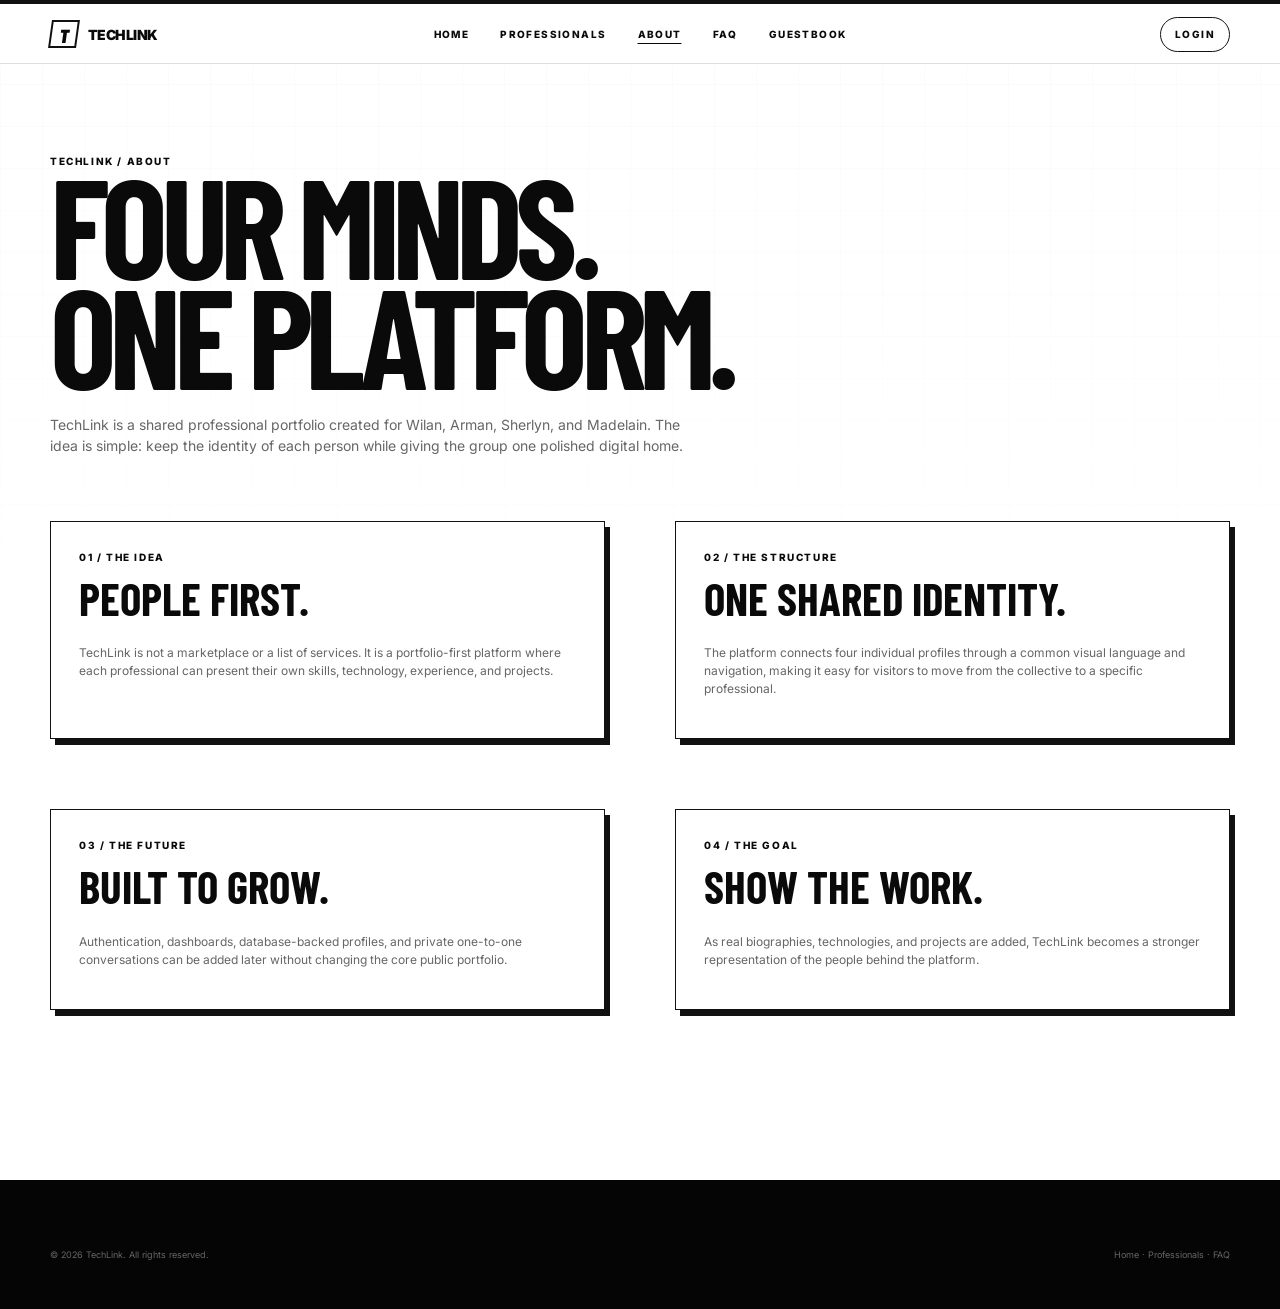
<file: about.html>
<!doctype html><html lang="en"><head><meta charset="utf-8"><meta name="viewport" content="width=device-width,initial-scale=1"><title>About — TechLink</title><link rel="stylesheet" href="styles.css"></head><body><header class="nav-wrap"><nav class="container nav"><a class="brand" href="index.html"><span class="brand-mark">T</span>TECHLINK</a><div class="nav-links"><a href="index.html">Home</a><a href="professionals.html">Professionals</a><a class="active" href="about.html">About</a><a href="faq.html">FAQ</a><a href="guestbook.html">Guestbook</a></div><div class="nav-right"><a class="login-link" href="login.html">Login</a><button class="menu">☰</button></div></nav></header><main><section class="page"><div class="container"><div class="kicker">TechLink / About</div><h1 class="page-title reveal">FOUR MINDS.<br>ONE PLATFORM.</h1><p class="page-intro reveal delay1">TechLink is a shared professional portfolio created for Wilan, Arman, Sherlyn, and Madelain. The idea is simple: keep the identity of each person while giving the group one polished digital home.</p><div class="about-block" style="margin-top:65px"><div class="about-card reveal"><div class="kicker">01 / The idea</div><h2>People first.</h2><p>TechLink is not a marketplace or a list of services. It is a portfolio-first platform where each professional can present their own skills, technology, experience, and projects.</p></div><div class="about-card reveal delay1"><div class="kicker">02 / The structure</div><h2>One shared identity.</h2><p>The platform connects four individual profiles through a common visual language and navigation, making it easy for visitors to move from the collective to a specific professional.</p></div><div class="about-card reveal delay2"><div class="kicker">03 / The future</div><h2>Built to grow.</h2><p>Authentication, dashboards, database-backed profiles, and private one-to-one conversations can be added later without changing the core public portfolio.</p></div><div class="about-card reveal delay3"><div class="kicker">04 / The goal</div><h2>Show the work.</h2><p>As real biographies, technologies, and projects are added, TechLink becomes a stronger representation of the people behind the platform.</p></div></div></div></section></main><footer><div class="container"><div class="footer-bottom"><span>© 2026 TechLink. All rights reserved.</span><span><a href="index.html">Home</a> · <a href="professionals.html">Professionals</a> · <a href="faq.html">FAQ</a></span></div></div></footer><script>document.querySelector('.menu')?.addEventListener('click',()=>document.querySelector('.nav-links').classList.toggle('open'));</script></body></html>
</file>
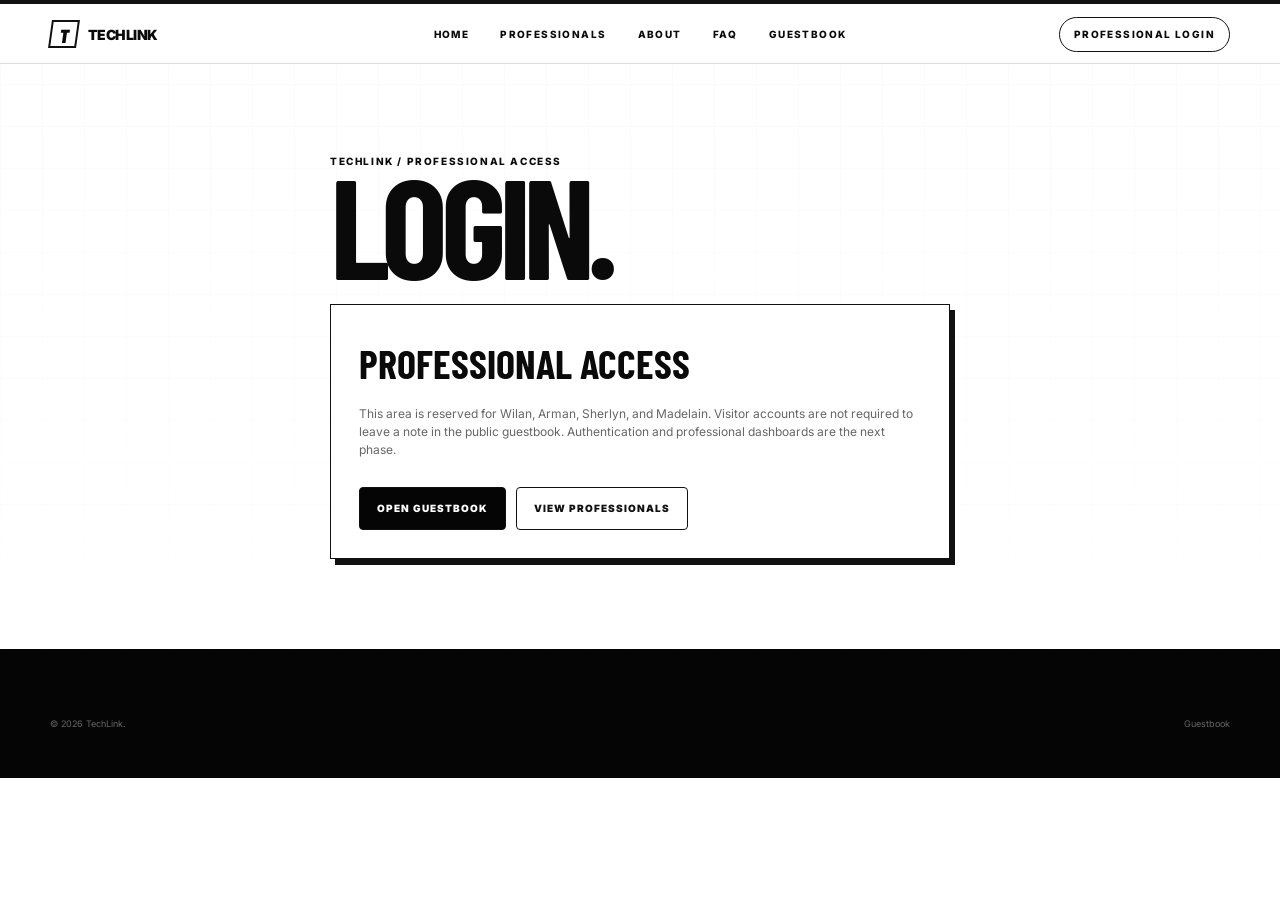
<file: login.html>
<!doctype html>
<html lang="en">
<head><meta charset="utf-8"><meta name="viewport" content="width=device-width,initial-scale=1">
<title>Professional Login — TechLink</title><link rel="stylesheet" href="styles.css"></head>
<body>
<header class="nav-wrap"><nav class="container nav"><a class="brand" href="index.html"><span class="brand-mark">T</span>TECHLINK</a>
<div class="nav-links"><a href="index.html">Home</a><a href="professionals.html">Professionals</a><a href="about.html">About</a><a href="faq.html">FAQ</a><a href="guestbook.html">Guestbook</a></div>
<div class="nav-right"><a class="login-link" href="login.html">Professional Login</a><button class="menu">☰</button></div></nav></header>
<main><section class="page"><div class="container" style="max-width:620px">
<div class="kicker">TechLink / Professional Access</div><h1 class="page-title reveal">LOGIN.</h1>
<div class="about-card reveal delay1"><h2 style="font-size:40px">PROFESSIONAL ACCESS</h2>
<p>This area is reserved for Wilan, Arman, Sherlyn, and Madelain. Visitor accounts are not required to leave a note in the public guestbook. Authentication and professional dashboards are the next phase.</p>
<div class="actions"><a class="btn btn-black" href="guestbook.html">Open guestbook</a><a class="btn btn-white" href="professionals.html">View professionals</a></div>
</div></div></section></main>
<footer><div class="container"><div class="footer-bottom"><span>© 2026 TechLink.</span><span><a href="guestbook.html">Guestbook</a></span></div></div></footer>
<script>document.querySelector('.menu')?.addEventListener('click',()=>document.querySelector('.nav-links').classList.toggle('open'));</script>
</body></html>
</file>
<file: styles.css>
@import url('https://fonts.googleapis.com/css2?family=Barlow+Condensed:wght@500;600;700;800;900&family=Inter:wght@400;500;600;700;800&display=swap');
:root{--black:#050505;--white:#fff;--ink:#0a0a0a;--muted:#666;--line:#d8d8d8;--soft:#f5f5f3;--shadow:6px 7px 0 #0a0a0a;--max:1180px}
*{box-sizing:border-box}html{scroll-behavior:smooth}body{margin:0;background:#fff;color:var(--ink);font-family:Inter,Arial,sans-serif;font-size:14px;line-height:1.5}a{color:inherit;text-decoration:none}button{font:inherit} .container{width:min(calc(100% - 48px),var(--max));margin:auto}
body:before{content:"";position:fixed;inset:0;pointer-events:none;opacity:.28;background-image:linear-gradient(#eee 1px,transparent 1px),linear-gradient(90deg,#eee 1px,transparent 1px);background-size:42px 42px;mask-image:linear-gradient(to bottom,#fff,transparent 80%);z-index:-1}
.nav-wrap{position:sticky;top:0;z-index:50;height:64px;background:rgba(255,255,255,.94);backdrop-filter:blur(12px);border-top:4px solid #111;border-bottom:1px solid #ddd}.nav{height:60px;display:grid;grid-template-columns:1fr auto 1fr;align-items:center}.brand{display:flex;align-items:center;gap:10px;font-weight:900;letter-spacing:-.04em}.brand-mark{width:28px;height:28px;border:2px solid #111;display:grid;place-items:center;font-family:'Barlow Condensed';font-weight:900;font-size:19px;transform:skew(-8deg)}.nav-links{display:flex;gap:31px;align-items:center}.nav-links a,.login-link{font-size:10px;text-transform:uppercase;letter-spacing:.14em;font-weight:800}.nav-links a:hover,.nav-links a.active{text-decoration:underline;text-underline-offset:5px}.nav-right{display:flex;justify-content:flex-end;align-items:center;gap:10px}.login-link{border:1px solid #111;padding:9px 14px;border-radius:999px}.menu{display:none;border:1px solid #111;background:#fff;width:38px;height:38px;border-radius:50%}
.hero{min-height:calc(100vh - 64px);display:flex;align-items:center;padding:70px 0 95px}.hero-grid{display:grid;grid-template-columns:1.15fr .85fr;gap:70px;align-items:center}.eyebrow,.kicker{font-size:10px;letter-spacing:.16em;text-transform:uppercase;font-weight:800}.eyebrow{display:inline-flex;gap:8px;align-items:center;border:1px solid #111;border-radius:999px;padding:7px 11px}.dot{width:6px;height:6px;border-radius:50%;background:#111}.hero h1,.page-title,h2,h3{font-family:'Barlow Condensed',Impact,sans-serif;text-transform:uppercase}.hero h1{font-size:clamp(76px,10vw,145px);line-height:.79;letter-spacing:-.055em;margin:27px 0 24px;max-width:800px}.hero h1 span{color:#fff;text-shadow:3px 3px 0 #111,-1px -1px 0 #111,1px -1px 0 #111,-1px 1px 0 #111,1px 1px 0 #111}.hero-copy{font-size:15px;color:#555;max-width:620px}.actions{display:flex;gap:10px;flex-wrap:wrap;margin-top:28px}.btn{display:inline-flex;align-items:center;justify-content:center;min-height:43px;padding:0 17px;border:1px solid #111;border-radius:4px;font-size:10px;text-transform:uppercase;letter-spacing:.1em;font-weight:900;transition:.2s}.btn-black{background:#050505;color:#fff}.btn-white{background:#fff;color:#111}.btn:hover{transform:translate(-2px,-2px);box-shadow:4px 4px 0 #111}.hero-note{margin-top:38px;padding-top:18px;border-top:1px solid #bbb;display:flex;gap:40px}.hero-note strong{font-family:'Barlow Condensed';font-size:28px}.hero-note span{display:block;color:#777;font-size:10px;text-transform:uppercase;letter-spacing:.08em}.hero-card{border:1px solid #111;border-radius:22px;background:#f4f4f2;box-shadow:var(--shadow);padding:15px;transform:rotate(2deg)}.browser{height:28px;display:flex;gap:5px;align-items:center;padding:0 5px}.browser i{width:7px;height:7px;border:1px solid #111;border-radius:50%}.hero-panel{border:1px solid #111;border-radius:14px;background:#fff;padding:23px}.panel-label{font-size:9px;letter-spacing:.13em;text-transform:uppercase;font-weight:800}.hero-panel h3{font-size:34px;margin:7px 0 22px}.person-row{display:flex;align-items:center;gap:12px;padding:12px 0;border-top:1px solid #ddd}.avatar{width:42px;height:42px;border-radius:50%;background:#111;color:#fff;display:grid;place-items:center;font-family:'Barlow Condensed';font-size:18px;font-weight:800}.avatar-photo{object-fit:cover;display:block;border:1px solid #111;background:#fff}.person-row div:nth-child(2){flex:1}.person-row b{display:block;font-size:12px}.person-row small{color:#777;font-size:9px;text-transform:uppercase;letter-spacing:.08em}.person-row em{font-style:normal;font-size:8px;border:1px solid #111;padding:4px 7px;border-radius:999px;text-transform:uppercase}
section{padding:105px 0}.black-section{background:#050505;color:#fff;position:relative}.black-section:before{content:"";position:absolute;inset:0;opacity:.08;background-image:linear-gradient(#fff 1px,transparent 1px),linear-gradient(90deg,#fff 1px,transparent 1px);background-size:42px 42px}.black-section>*{position:relative}.section-head{display:grid;grid-template-columns:1fr .7fr;gap:60px;align-items:end;margin-bottom:55px}.section-head h2{font-size:clamp(58px,7vw,100px);line-height:.82;letter-spacing:-.04em;margin:10px 0 0}.section-head p{color:#777;max-width:430px;margin:0}.black-section .section-head p{color:#aaa}.intro-grid{display:grid;grid-template-columns:.8fr 1.2fr;gap:90px}.large-title{font-family:'Barlow Condensed';font-size:clamp(48px,6vw,78px);line-height:.9;text-transform:uppercase;letter-spacing:-.04em;margin:12px 0}.copy{color:#555;max-width:680px}.number-line{display:flex;gap:35px;margin-top:30px}.number-line strong{font-family:'Barlow Condensed';font-size:38px}.number-line span{display:block;font-size:9px;text-transform:uppercase;letter-spacing:.1em;color:#777}
.team-grid{display:grid;grid-template-columns:repeat(4,1fr);gap:15px}.team-card{background:#fff;border:1px solid #111;border-radius:15px;overflow:hidden;box-shadow:4px 5px 0 #111;transition:.2s}.team-card:hover{transform:translate(-3px,-4px)}.team-top{height:185px;background:radial-gradient(circle at 18% 18%,rgba(75,139,255,.9) 0,rgba(75,139,255,.2) 32%,transparent 58%),radial-gradient(circle at 88% 8%,rgba(142,76,255,.78) 0,rgba(142,76,255,.15) 34%,transparent 60%),linear-gradient(135deg,#06132c 0%,#0a1e47 50%,#170b36 100%);display:flex;align-items:flex-end;justify-content:center;border-bottom:1px solid #111;position:relative;overflow:hidden}.team-top:before{content:"";position:absolute;inset:-35%;background:linear-gradient(125deg,transparent 25%,rgba(255,255,255,.1) 48%,transparent 67%);transform:rotate(-8deg);pointer-events:none}.team-top:after{content:"";position:absolute;width:190px;height:190px;left:-100px;bottom:-125px;border-radius:50%;background:rgba(0,205,255,.22);filter:blur(16px);pointer-events:none}.team-card:nth-child(2) .team-top{background:radial-gradient(circle at 18% 20%,rgba(42,123,255,.86) 0,rgba(42,123,255,.16) 34%,transparent 60%),radial-gradient(circle at 84% 78%,rgba(42,214,180,.48) 0,rgba(42,214,180,.09) 32%,transparent 58%),linear-gradient(135deg,#061831 0%,#0a3454 52%,#061c2d 100%)}.team-card:nth-child(3) .team-top{background:radial-gradient(circle at 78% 20%,rgba(173,76,255,.82) 0,rgba(173,76,255,.14) 34%,transparent 60%),radial-gradient(circle at 18% 82%,rgba(79,91,255,.55) 0,rgba(79,91,255,.08) 34%,transparent 60%),linear-gradient(135deg,#160a30 0%,#26124d 54%,#0d1637 100%)}.team-card:nth-child(4) .team-top{background:radial-gradient(circle at 22% 22%,rgba(0,211,198,.7) 0,rgba(0,211,198,.11) 34%,transparent 60%),radial-gradient(circle at 82% 78%,rgba(72,120,255,.58) 0,rgba(72,120,255,.08) 34%,transparent 60%),linear-gradient(135deg,#051d29 0%,#0a3543 52%,#081d38 100%)}.team-monogram{width:150px;height:150px;border:2px solid rgba(255,255,255,.9);border-radius:50%;background:rgba(255,255,255,.97);display:grid;place-items:center;font-family:'Barlow Condensed';font-size:58px;font-weight:900;margin-bottom:-42px;box-shadow:0 0 0 5px rgba(0,0,0,.2),0 10px 0 #111;position:relative;z-index:2}.team-photo{width:150px;height:150px;border:3px solid #fff;border-radius:50%;background:#fff;display:block;object-fit:cover;object-position:center 20%;margin-bottom:-42px;box-shadow:0 0 0 5px rgba(0,0,0,.28),0 10px 0 #111;position:relative;z-index:2}.team-body{padding:58px 18px 18px}.team-body h3{font-size:44px;line-height:.9;margin:8px 0}.team-role{font-size:9px;text-transform:uppercase;letter-spacing:.1em;font-weight:800}.team-body p{font-size:11px;color:#666;min-height:55px}.tags{display:flex;flex-wrap:wrap;gap:5px}.tag{font-size:8px;border:1px solid #bbb;padding:5px 7px;border-radius:3px;background:#f8f8f8;color:#111;font-weight:800}.team-actions{margin-top:16px;display:flex;gap:7px}.team-actions .btn{flex:1;padding:0 8px;font-size:8px}
.tech-list{border-top:1px solid #111}.tech-row{display:grid;grid-template-columns:80px 1fr auto;gap:20px;align-items:center;padding:18px 0;border-bottom:1px solid #111}.tech-row b{font-family:'Barlow Condensed';font-size:31px;text-transform:uppercase}.tech-row span{font-size:10px;color:#777}.tech-pills{display:flex;gap:5px;flex-wrap:wrap;justify-content:flex-end}.tech-pills .tag{background:#fff;border-color:#111}
.work-list{display:grid;gap:55px}.work-item{display:grid;grid-template-columns:.75fr 1.25fr;gap:50px;align-items:center;padding-bottom:55px;border-bottom:1px solid #333}.work-item:last-child{border-bottom:0}.work-number{font-size:10px;letter-spacing:.16em}.work-item h3{font-size:clamp(42px,5vw,70px);line-height:.85;margin:12px 0 18px}.work-item p{color:#aaa;max-width:470px;font-size:12px}.work-mock{min-height:280px;border:1px solid #777;border-radius:15px;background:#eee;color:#111;padding:13px;box-shadow:7px 8px 0 #fff}.mock-window{height:100%;min-height:250px;border:1px solid #111;border-radius:9px;background:#fff;padding:18px}.mock-bar{height:9px;width:55%;background:#111;margin-bottom:25px}.mock-lines{display:grid;gap:10px}.mock-lines i{display:block;height:15px;background:#ddd}.mock-lines i:nth-child(1){width:88%;height:40px;background:#111}.mock-lines i:nth-child(2){width:65%}.mock-lines i:nth-child(3){width:78%}.mock-lines i:nth-child(4){width:45%}
.journey{position:relative}.timeline{position:relative;margin-top:55px}.timeline:before{content:"";position:absolute;left:50%;top:0;bottom:0;width:1px;background:#111}.timeline-item{width:50%;padding:0 55px 70px;position:relative}.timeline-item:nth-child(even){margin-left:50%}.timeline-item:after{content:"";position:absolute;top:8px;right:-5px;width:9px;height:9px;background:#fff;border:1px solid #111;border-radius:50%}.timeline-item:nth-child(even):after{left:-5px;right:auto}.year{font-family:'Barlow Condensed';font-size:92px;line-height:.75;color:#fff;text-shadow:2px 2px 0 #111,-1px -1px 0 #111,1px -1px 0 #111,-1px 1px 0 #111,1px 1px 0 #111;margin-bottom:18px}.timeline-card{border:1px solid #111;background:#fff;padding:25px;box-shadow:5px 6px 0 #111}.timeline-card small{font-size:8px;letter-spacing:.15em;text-transform:uppercase;font-weight:900}.timeline-card h3{font-size:28px;margin:8px 0}.timeline-card p{font-size:11px;color:#666}
.cta{padding:80px 0}.cta-grid{display:grid;grid-template-columns:1fr .8fr;gap:80px;align-items:center}.cta h2{font-size:clamp(65px,8vw,115px);line-height:.78;margin:10px 0}.contact-box{border:1px solid #777;border-radius:15px;padding:24px;background:#090909}.contact-box label{display:block;font-size:8px;text-transform:uppercase;letter-spacing:.12em;color:#aaa;margin:0 0 6px}.contact-box input,.contact-box textarea{width:100%;background:#111;border:1px solid #333;color:#fff;border-radius:5px;padding:12px;margin-bottom:14px;outline:none}.contact-box textarea{min-height:110px;resize:vertical}.contact-box .btn{width:100%;background:#fff;color:#111}
footer{background:#050505;color:#fff;padding:48px 0}.footer-grid{display:grid;grid-template-columns:1.5fr 1fr 1fr;gap:50px;padding-bottom:35px;border-bottom:1px solid #333}.footer-brand{font-family:'Barlow Condensed';font-size:38px;text-transform:uppercase}.footer-desc{font-size:11px;color:#999;max-width:360px}.footer-title{font-size:9px;letter-spacing:.15em;text-transform:uppercase;color:#777;margin-bottom:13px}.footer-links{display:grid;gap:7px;font-size:10px;text-transform:uppercase}.footer-links a:hover{color:#aaa}.footer-bottom{display:flex;justify-content:space-between;padding-top:20px;color:#666;font-size:9px}
.page{padding:90px 0}.page-title{font-size:clamp(75px,11vw,145px);line-height:.78;letter-spacing:-.055em;margin:0 0 25px}.page-intro{max-width:650px;color:#666}.profile-grid{display:grid;grid-template-columns:.7fr 1.3fr;gap:55px;align-items:start}.profile-card{border:1px solid #111;border-radius:17px;background:#f2f2f0;box-shadow:var(--shadow);padding:22px;text-align:center}.profile-face{height:390px;border:1px solid #111;border-radius:12px;background:#fff;display:grid;place-items:center;font-family:'Barlow Condensed';font-size:100px;font-weight:900;overflow:hidden}.profile-face img{width:100%;height:100%;display:block;object-fit:cover}.profile-info h1{font-weight:900;font-family:'Barlow Condensed';font-size:88px;line-height:.8;margin:0 0 12px;text-transform:uppercase}.profile-info .role{font-size:10px;letter-spacing:.15em;text-transform:uppercase;font-weight:900}.profile-info p{color:#666;max-width:680px}.detail-panels{display:grid;grid-template-columns:1fr 1fr;gap:15px;margin-top:35px}.detail-panel{border:1px solid #111;padding:22px;background:#fff}.detail-panel h3{font-size:28px;margin:0 0 12px}.detail-panel p{font-size:11px;color:#666}.back-link{display:inline-flex;align-items:center;gap:8px;margin-bottom:42px;font-size:10px;text-transform:uppercase;letter-spacing:.14em;font-weight:900;border-bottom:1px solid #111;padding-bottom:6px}.back-link:hover{opacity:.6}.faq-list{max-width:850px;border-top:1px solid #111}.faq-item{border-bottom:1px solid #111;padding:22px 0}.faq-item summary{cursor:pointer;list-style:none;font-family:'Barlow Condensed';font-size:29px;text-transform:uppercase}.faq-item summary::-webkit-details-marker{display:none}.faq-item p{color:#666;font-size:12px;max-width:700px}.about-block{display:grid;grid-template-columns:1fr 1fr;gap:70px;margin-bottom:80px}.about-card{border:1px solid #111;padding:28px;background:#fff;box-shadow:5px 6px 0 #111}.about-card h2{font-size:45px;margin:0 0 12px}.about-card p{color:#666;font-size:12px}
.reveal{animation:rise .7s ease both}.delay1{animation-delay:.1s}.delay2{animation-delay:.2s}.delay3{animation-delay:.3s}@keyframes rise{from{opacity:0;transform:translateY(18px)}to{opacity:1;transform:none}}
@media(max-width:950px){.nav{grid-template-columns:1fr auto}.nav-links{display:none;position:absolute;top:64px;left:20px;right:20px;background:#fff;border:1px solid #111;padding:14px;flex-direction:column;align-items:flex-start;gap:15px}.nav-links.open{display:flex}.menu{display:block}.hero-grid,.intro-grid,.cta-grid,.profile-grid,.about-block{grid-template-columns:1fr}.hero{padding-top:60px}.hero-card{max-width:620px}.team-grid{grid-template-columns:repeat(2,1fr)}.section-head{grid-template-columns:1fr;gap:15px}.tech-row{grid-template-columns:55px 1fr}.tech-pills{grid-column:2;justify-content:flex-start}.work-item{grid-template-columns:1fr}.timeline-item{width:100%;padding:0 0 55px 40px;margin-left:0!important}.timeline:before{left:10px}.timeline-item:after,.timeline-item:nth-child(even):after{left:6px;right:auto}.year{font-size:75px}.footer-grid{grid-template-columns:1fr 1fr}}
@media(max-width:620px){.container{width:min(calc(100% - 28px),var(--max))}.nav-wrap{height:60px}.nav{height:56px}.nav-right .login-link{display:none}.hero h1{font-size:68px}.hero-note{gap:18px}.hero-note strong{font-size:26px}.team-grid,.detail-panels{grid-template-columns:1fr}.team-top{height:165px}.section-head h2{font-size:60px}.large-title{font-size:52px}.tech-row{display:block}.tech-row span{display:block;margin:4px 0 10px}.tech-pills{justify-content:flex-start}.work-item h3{font-size:50px}.cta h2{font-size:70px}.profile-info h1{font-size:65px}.profile-face{height:300px}.footer-grid{grid-template-columns:1fr}.footer-bottom{display:block}.footer-bottom span{display:block;margin-top:7px}}

.showcase-list{display:grid;gap:70px}.showcase-card{display:grid;grid-template-columns:1.05fr .95fr;gap:50px;align-items:center}.showcase-visual{min-height:390px;border:1px solid #777;border-radius:16px;background:#eee;color:#111;padding:30px;display:flex;flex-direction:column;justify-content:space-between;box-shadow:8px 9px 0 #fff}.showcase-visual.alt{background:#d8d8d5}.showcase-visual span{font-size:9px;letter-spacing:.16em;font-weight:900}.showcase-visual strong{font-family:'Barlow Condensed';font-size:clamp(70px,8vw,125px);line-height:.78;letter-spacing:-.04em}.showcase-copy h2{font-family:'Barlow Condensed';font-size:clamp(48px,5vw,76px);line-height:.82;margin:12px 0 18px}.showcase-copy p{color:#aaa;max-width:500px}.showcase-actions{display:flex;align-items:center;gap:18px;margin-top:22px}.text-link{font-size:9px;text-transform:uppercase;letter-spacing:.12em;font-weight:900;border-bottom:1px solid currentColor;padding-bottom:5px}.text-link:hover{opacity:.6}.project-title{max-width:950px}.case-hero{margin:70px 0;border:1px solid #111;min-height:520px;background:#050505;color:#fff;padding:40px;display:flex;flex-direction:column;justify-content:space-between;box-shadow:10px 11px 0 #111}.case-hero span{font-size:9px;letter-spacing:.16em}.case-hero strong{font-family:'Barlow Condensed';font-size:clamp(80px,12vw,180px);line-height:.76;letter-spacing:-.05em}.case-grid{display:grid;grid-template-columns:1fr 1fr;gap:80px;margin-bottom:80px}.case-grid h2{font-family:'Barlow Condensed';font-size:55px;line-height:.86;margin:12px 0}.case-grid p{color:#666;max-width:520px}.case-footer{border-top:1px solid #111;padding-top:28px;display:flex;justify-content:space-between;gap:30px;align-items:end}
@media(max-width:950px){.showcase-card,.case-grid{grid-template-columns:1fr}.showcase-visual{min-height:320px}.case-footer{display:grid;grid-template-columns:1fr}.case-hero{min-height:380px}}
@media(max-width:620px){.showcase-visual{min-height:260px;padding:22px}.showcase-visual strong{font-size:72px}.case-hero{min-height:300px;padding:25px}.case-hero strong{font-size:82px}.showcase-actions{flex-wrap:wrap}}

/* Profile portfolio enhancements */
.profile-status{margin-top:16px;font-size:9px;text-transform:uppercase;letter-spacing:.13em;font-weight:800;display:flex;justify-content:center;align-items:center;gap:7px}.profile-status .dot{display:inline-block;width:6px;height:6px}.profile-actions{display:flex;gap:9px;flex-wrap:wrap;margin:22px 0 4px}.panel-kicker{font-size:8px;text-transform:uppercase;letter-spacing:.14em;color:#777;font-weight:900;margin-bottom:7px}.expertise-list{display:grid;border-top:1px solid #ddd}.expertise-row{display:flex;gap:10px;align-items:center;padding:10px 0;border-bottom:1px solid #ddd;font-size:10px}.expertise-row span{font-family:'Barlow Condensed';font-size:18px}.expertise-row b{font-size:10px}.profile-work{display:flex;justify-content:space-between;gap:15px;align-items:end;border-top:1px solid #ddd;padding:13px 0}.profile-work:first-child{border-top:0;padding-top:0}.profile-work small{font-size:8px;letter-spacing:.13em;font-weight:900}.profile-work h4{font-family:'Barlow Condensed';font-size:24px;text-transform:uppercase;margin:4px 0}.profile-work p{font-size:10px;margin:0;max-width:360px}.profile-journey{padding-top:100px;background:#f5f5f3}.profile-journey .section-head p{color:#666}.profile-journey .timeline{margin-bottom:10px}

/* v4 — upgraded professional profile */
.profile-card-meta{margin-top:18px;text-align:left;border-top:1px solid #ccc;padding-top:14px;display:grid;gap:4px}.profile-card-meta span{font-size:7px;letter-spacing:.16em;font-weight:900;color:#777}.profile-card-meta strong{font-family:'Barlow Condensed';font-size:25px;text-transform:uppercase;line-height:.9}.profile-stat-grid{display:grid;grid-template-columns:repeat(3,1fr);border-top:1px solid #ccc;margin-top:18px;padding-top:15px;gap:8px}.profile-stat-grid div{display:grid;gap:2px;text-align:left}.profile-stat-grid strong{font-family:'Barlow Condensed';font-size:29px;line-height:.9}.profile-stat-grid span{font-size:7px;text-transform:uppercase;letter-spacing:.08em;color:#777}.profile-meta-row{display:grid;grid-template-columns:1fr 1fr;border-top:1px solid #111;border-bottom:1px solid #111;margin:26px 0 8px}.profile-meta-row>div{padding:12px 14px 12px 0}.profile-meta-row>div+div{border-left:1px solid #111;padding-left:14px}.profile-meta-row span{display:block;font-size:7px;letter-spacing:.14em;color:#777;font-weight:900;margin-bottom:4px}.profile-meta-row strong{font-size:10px;text-transform:uppercase;line-height:1.25}.mini-dot{display:inline-block;width:6px;height:6px;background:#111;border-radius:50%;margin-right:5px}.detail-panel-wide{min-height:180px}.panel-intro{margin:0 0 16px!important;font-size:10px!important;max-width:460px!important}.profile-journey .kicker{color:#555}
@media(max-width:620px){.profile-meta-row{grid-template-columns:1fr}.profile-meta-row>div+div{border-left:0;border-top:1px solid #111;padding-left:0}.profile-stat-grid strong{font-size:25px}}

.github-panel{display:flex;flex-direction:column;align-items:flex-start;justify-content:space-between;min-height:180px}.github-card-btn{margin-top:18px}.github-panel h3{max-width:500px}

/* v4.1 — refined professional cards */
.team-card{color:#111}
.team-body{padding:50px 18px 18px}
.team-body h3{color:#111;font-size:48px;line-height:.82;letter-spacing:-.02em;margin:0 0 7px;font-weight:900}
.team-role{color:#111}
.team-body p{margin:12px 0 14px;min-height:44px;line-height:1.45}
.team-top{height:185px}
.team-photo,.team-monogram{width:142px;height:142px}
.team-photo{object-position:center 18%;border:3px solid #fff;box-shadow:0 0 0 4px rgba(0,0,0,.32),0 7px 0 #111}
.team-monogram{font-size:54px;box-shadow:0 0 0 4px rgba(0,0,0,.22),0 7px 0 #111;color:#111}
.team-actions{margin-top:14px}
.team-actions .btn{min-height:41px}
@media(max-width:620px){.team-body{padding:50px 18px 18px}.team-body h3{font-size:44px}.team-top{height:170px}.team-photo,.team-monogram{width:136px;height:136px}}


/* Profile card photo refinement */
.team-card{overflow:hidden}
.team-top{height:205px;overflow:visible;align-items:flex-end}
.team-photo,.team-monogram{width:156px;height:156px;margin-bottom:-50px;flex:0 0 156px}
.team-photo{border:4px solid #fff;object-fit:cover;object-position:center 22%;box-shadow:0 0 0 5px rgba(0,0,0,.34),0 8px 0 rgba(0,0,0,.92)}
.team-monogram{border:4px solid rgba(255,255,255,.96);background:linear-gradient(145deg,rgba(10,18,36,.96),rgba(20,28,55,.92));color:#fff;font-size:58px;line-height:1;font-weight:900;letter-spacing:-.03em;box-shadow:0 0 0 5px rgba(0,0,0,.28),0 8px 0 rgba(0,0,0,.92)}
.team-body{padding:68px 18px 18px}
.team-body h3{font-size:48px;line-height:.9;letter-spacing:-.025em;margin:0 0 7px;color:#111;font-weight:900}
@media(max-width:620px){.team-top{height:195px}.team-photo,.team-monogram{width:148px;height:148px;flex-basis:148px;margin-bottom:-46px}.team-monogram{font-size:54px}.team-body{padding:64px 18px 18px}.team-body h3{font-size:44px}}


/* Phase 2 — public guestbook / API foundation */
.guestbook-page{padding-top:85px}
.guestbook-head{display:flex;justify-content:space-between;gap:30px;align-items:end}
.guestbook-head .page-intro{max-width:720px}
.page-title .outline{color:#fff;text-shadow:3px 3px 0 #111,-1px -1px 0 #111,1px -1px 0 #111,-1px 1px 0 #111,1px 1px 0 #111}
.live-badge{border:1px solid #111;border-radius:999px;padding:9px 12px;font-size:9px;text-transform:uppercase;letter-spacing:.13em;font-weight:900;display:flex;align-items:center;gap:7px;background:#fff;white-space:nowrap}
.live-badge .dot{background:#31a24c}
.guestbook-shell{margin-top:45px;border:1px solid #111;background:#fff;box-shadow:8px 9px 0 #111}
.guestbook-top{display:flex;justify-content:space-between;align-items:center;gap:20px;padding:18px 20px;border-bottom:1px solid #111;background:#f5f5f3}
.terminal-title{display:flex;align-items:center;gap:12px}
.terminal-icon{width:38px;height:38px;border-radius:9px;background:#050505;color:#fff;display:grid;place-items:center;font-family:monospace;font-weight:900}
.terminal-title strong{display:block;font-family:'Barlow Condensed';font-size:22px;line-height:1;text-transform:uppercase}
.terminal-title small,.stream-label{display:block;color:#777;font-size:8px;text-transform:uppercase;letter-spacing:.1em;margin-top:4px}
.stream-label{margin:0;font-weight:900}
.guestbook-compose{padding:24px 20px;border-bottom:1px solid #ddd}
.compose-label{font-family:'Barlow Condensed';font-size:30px;text-transform:uppercase;line-height:1;margin-bottom:17px}
.compose-grid{display:grid;grid-template-columns:1fr 240px;gap:12px}
.guestbook-compose label{display:grid;gap:7px;font-size:8px;text-transform:uppercase;letter-spacing:.12em;font-weight:900;color:#555}
.guestbook-compose input,.guestbook-compose select,.guestbook-compose textarea{font:inherit;color:#111;border:1px solid #aaa;background:#fff;border-radius:5px;padding:12px 13px;outline:none;transition:.2s}
.guestbook-compose input:focus,.guestbook-compose select:focus,.guestbook-compose textarea:focus{border-color:#111;box-shadow:3px 3px 0 #111}
.message-field{margin-top:12px}
.message-field textarea{resize:vertical;min-height:105px}
.compose-actions{display:flex;align-items:center;justify-content:space-between;gap:15px;margin-top:14px}
.form-status{font-size:9px;color:#777}
.sendBtn,.compose-actions .btn:disabled{opacity:.6;cursor:not-allowed;transform:none!important;box-shadow:none!important}
.stream-head{display:flex;justify-content:space-between;align-items:center;padding:16px 20px;border-bottom:1px solid #ddd;font-size:9px;text-transform:uppercase;letter-spacing:.1em;font-weight:900}
.stream-head>div{display:flex;align-items:center;gap:7px}
.stream-head>b{background:#e9e9e7;border-radius:5px;padding:3px 7px;font-size:9px}
.stream-dot{width:8px;height:8px;border-radius:50%;background:#111;display:inline-block}
.stream-head>span:last-child{font-weight:500;color:#999;text-transform:none;letter-spacing:0}
.message-stream{padding:8px 20px 25px}
.message-card{display:grid;grid-template-columns:48px 1fr;gap:12px;padding:17px 0;border-bottom:1px solid #eee}
.message-card:last-child{border-bottom:0}
.message-avatar{width:40px;height:40px;border:1px solid #111;border-radius:50%;background:#f2f2f0;display:grid;place-items:center;font-family:'Barlow Condensed';font-weight:900;font-size:18px}
.message-meta{display:flex;align-items:baseline;gap:9px;flex-wrap:wrap;margin-bottom:7px}
.message-meta strong{font-size:11px}
.message-meta span{font-size:8px;font-weight:900;letter-spacing:.1em;text-transform:uppercase;background:#111;color:#fff;padding:4px 6px;border-radius:999px}
.message-meta time{font-size:8px;color:#999}
.message-bubble{display:inline-block;max-width:760px;border:1px solid #ddd;background:#f6f6f4;border-radius:16px;padding:11px 14px;font-size:12px;line-height:1.55}
.message-reply{margin:10px 0 0 10px;padding:10px 12px;border-left:2px solid #111;background:#fafafa;max-width:650px}
.message-reply b{font-size:9px;text-transform:uppercase;letter-spacing:.1em}
.message-reply p{font-size:10px;margin:4px 0 0;color:#555}
.empty-state{padding:50px 10px;text-align:center;color:#777;font-size:11px}
.error-state{border:1px dashed #aaa;margin:15px 0}
.guestbook-note{margin:25px 0 0;padding:14px 0;border-top:1px solid #111;display:flex;gap:20px}
.guestbook-note span{font-size:8px;letter-spacing:.13em;font-weight:900;white-space:nowrap}
.guestbook-note p{margin:0;font-size:10px;color:#777;max-width:650px}

/* Phase 2 — GitHub external API result */
.github-live{margin-top:22px;border-top:1px solid #ddd;padding-top:18px;width:100%}
.github-live-head{display:flex;justify-content:space-between;align-items:end;gap:20px;margin-bottom:12px}
.github-live-head strong{font-family:'Barlow Condensed';font-size:24px;text-transform:uppercase}
.github-api-status{font-size:8px;text-transform:uppercase;letter-spacing:.12em;color:#777}
.github-repos{display:grid;grid-template-columns:repeat(2,1fr);gap:8px}
.github-repo{border:1px solid #ddd;padding:11px;background:#fafafa;min-width:0}
.github-repo a{font-size:10px;font-weight:900;display:block;white-space:nowrap;overflow:hidden;text-overflow:ellipsis}
.github-repo p{font-size:9px;color:#777;margin:5px 0 7px;min-height:27px}
.github-repo-meta{display:flex;gap:10px;font-size:8px;color:#555;text-transform:uppercase;letter-spacing:.06em}
@media(max-width:620px){
 .guestbook-page{padding-top:55px}.guestbook-head{display:block}.live-badge{display:inline-flex;margin-top:18px}
 .guestbook-shell{box-shadow:5px 6px 0 #111}.guestbook-top{align-items:flex-start}.stream-label{display:none}
 .compose-grid{grid-template-columns:1fr}.compose-actions{align-items:flex-start;flex-direction:column}
 .message-card{grid-template-columns:38px 1fr;gap:9px}.message-avatar{width:34px;height:34px;font-size:15px}
 .message-bubble{max-width:100%}.guestbook-note{display:block}.guestbook-note p{margin-top:7px}
 .github-repos{grid-template-columns:1fr}
}
</file>
